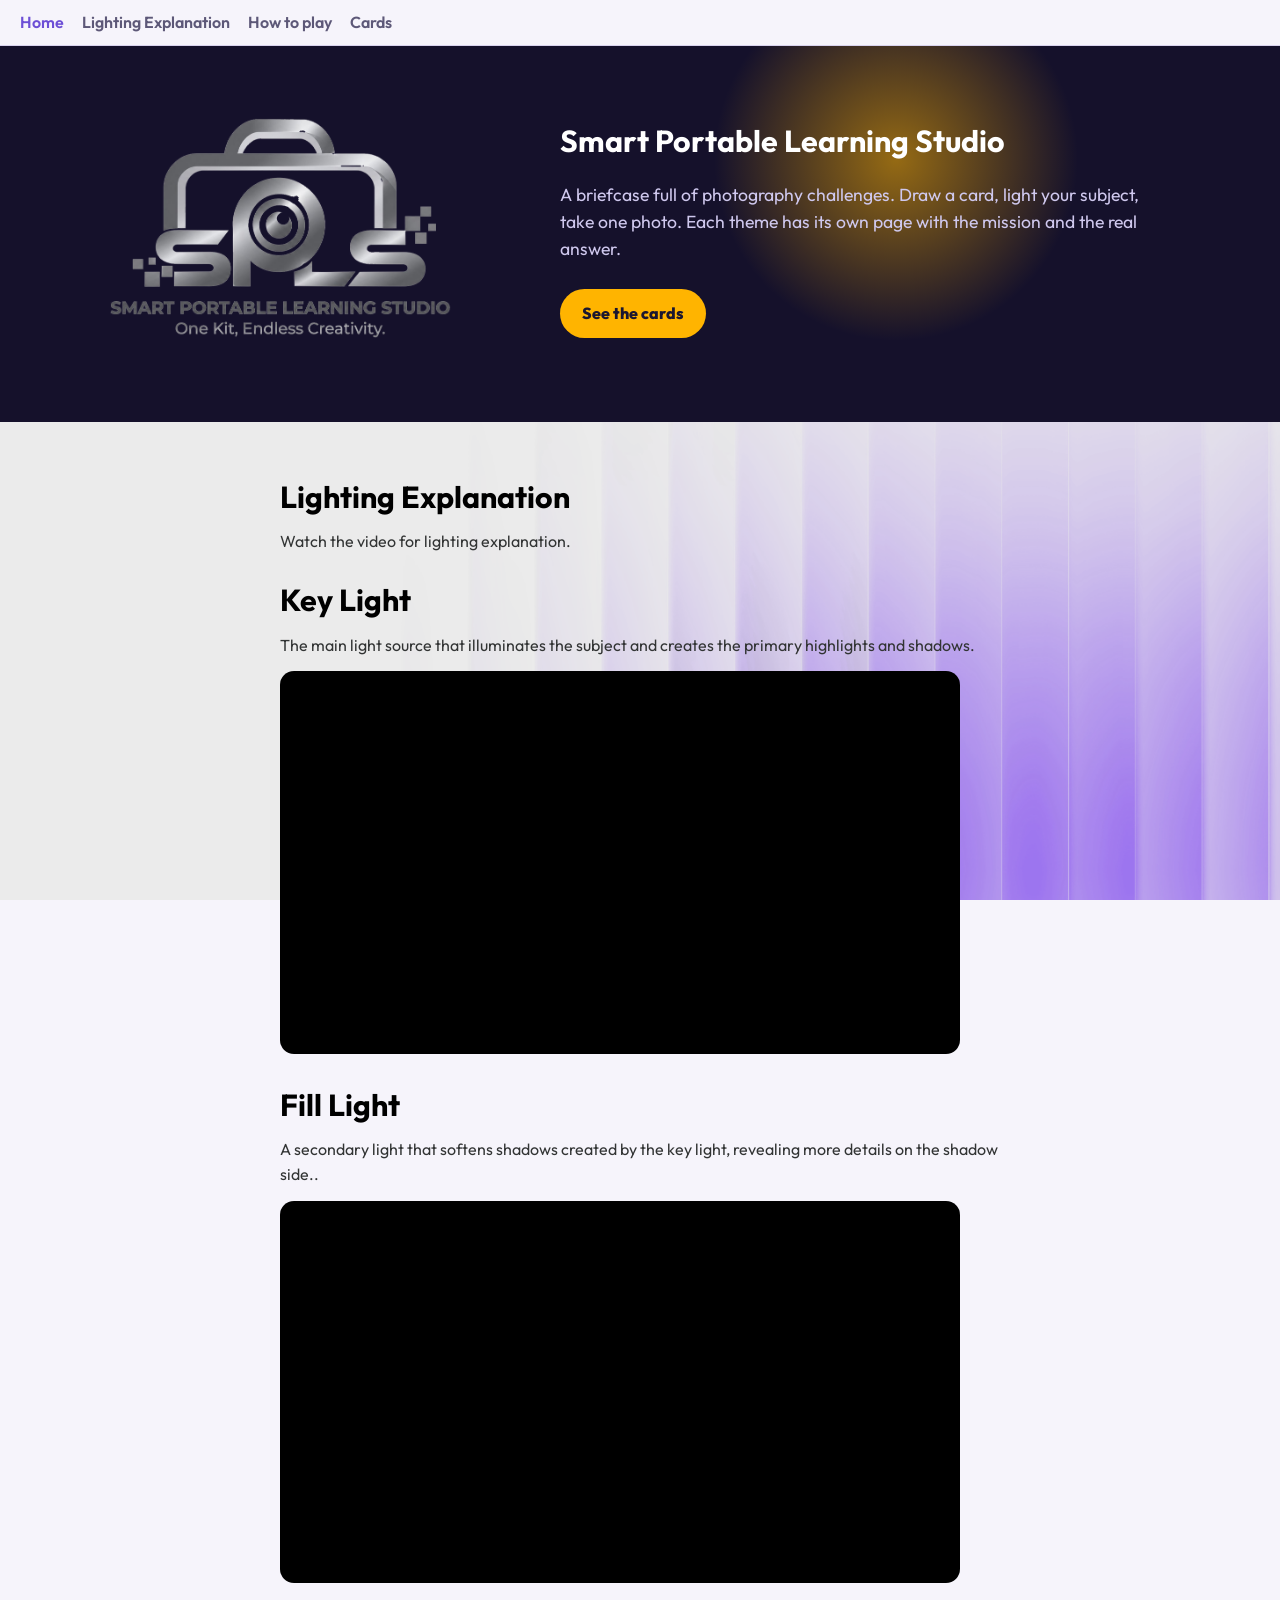
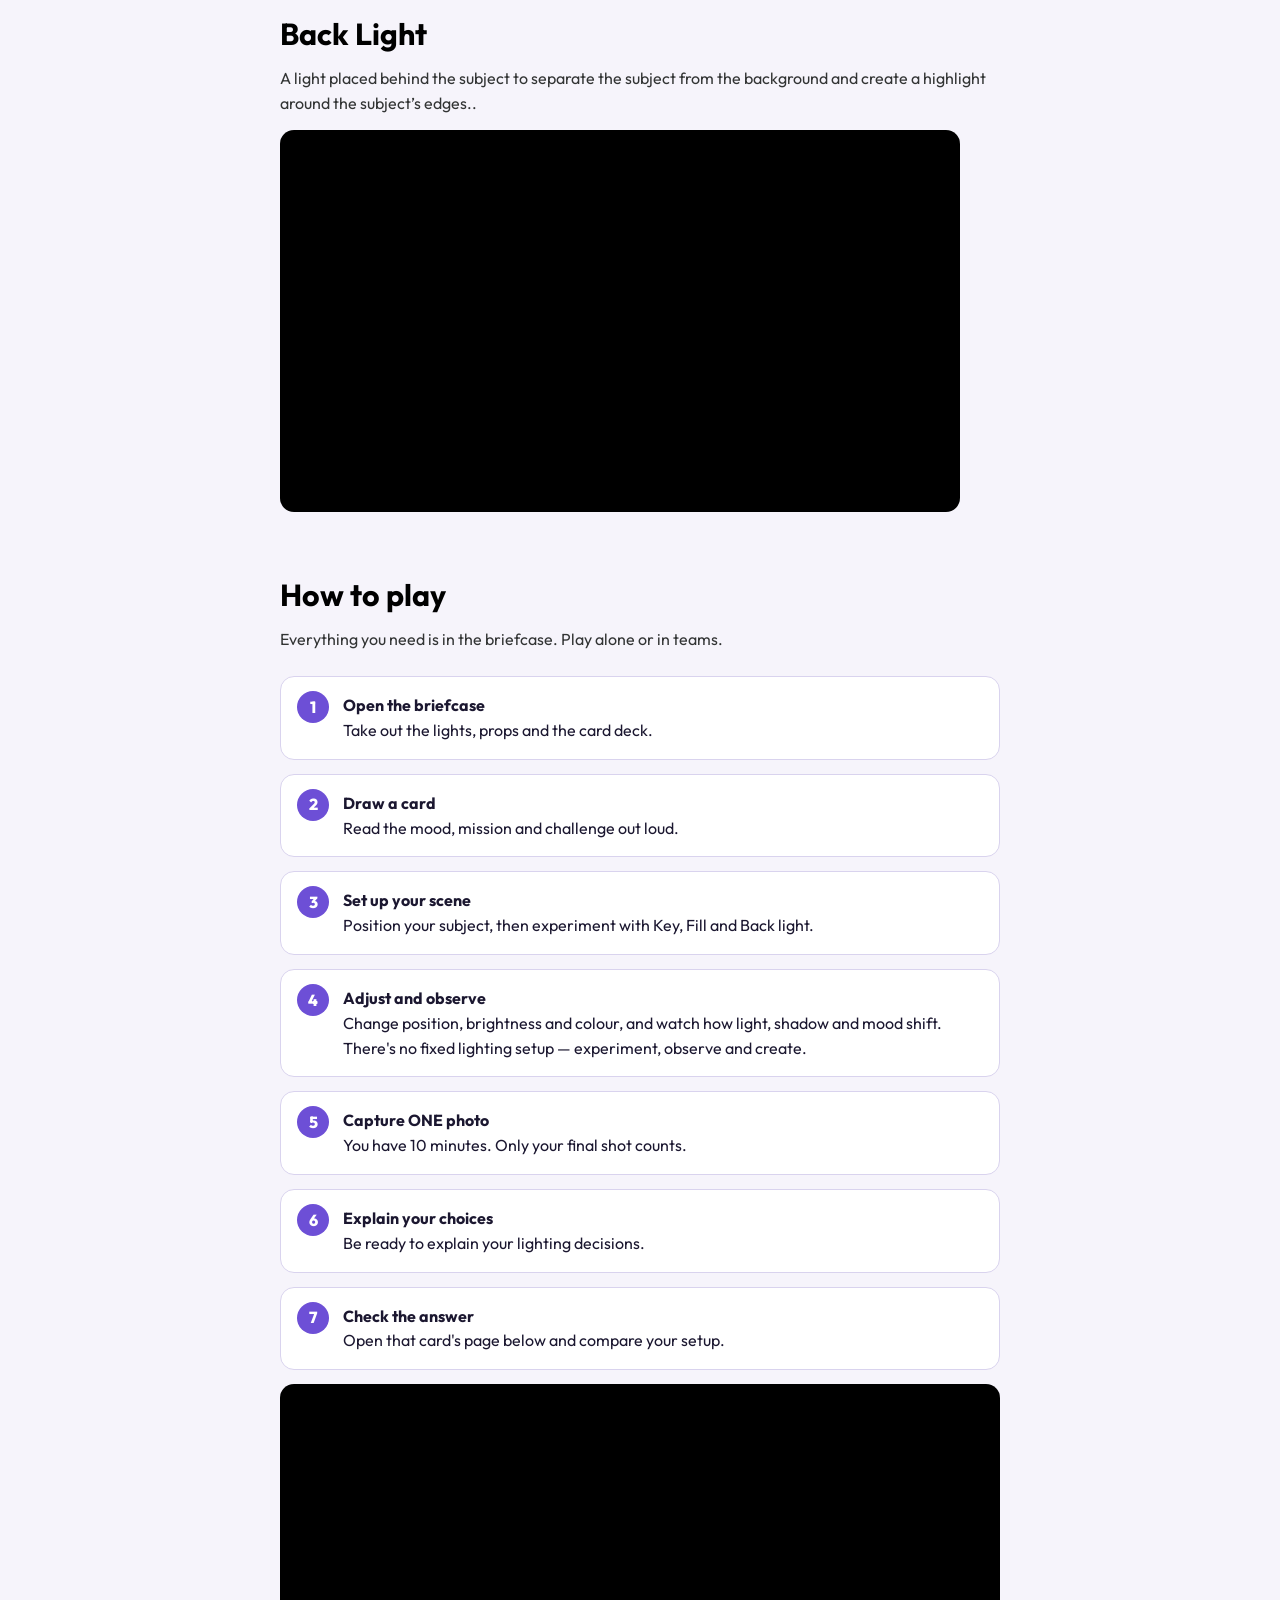
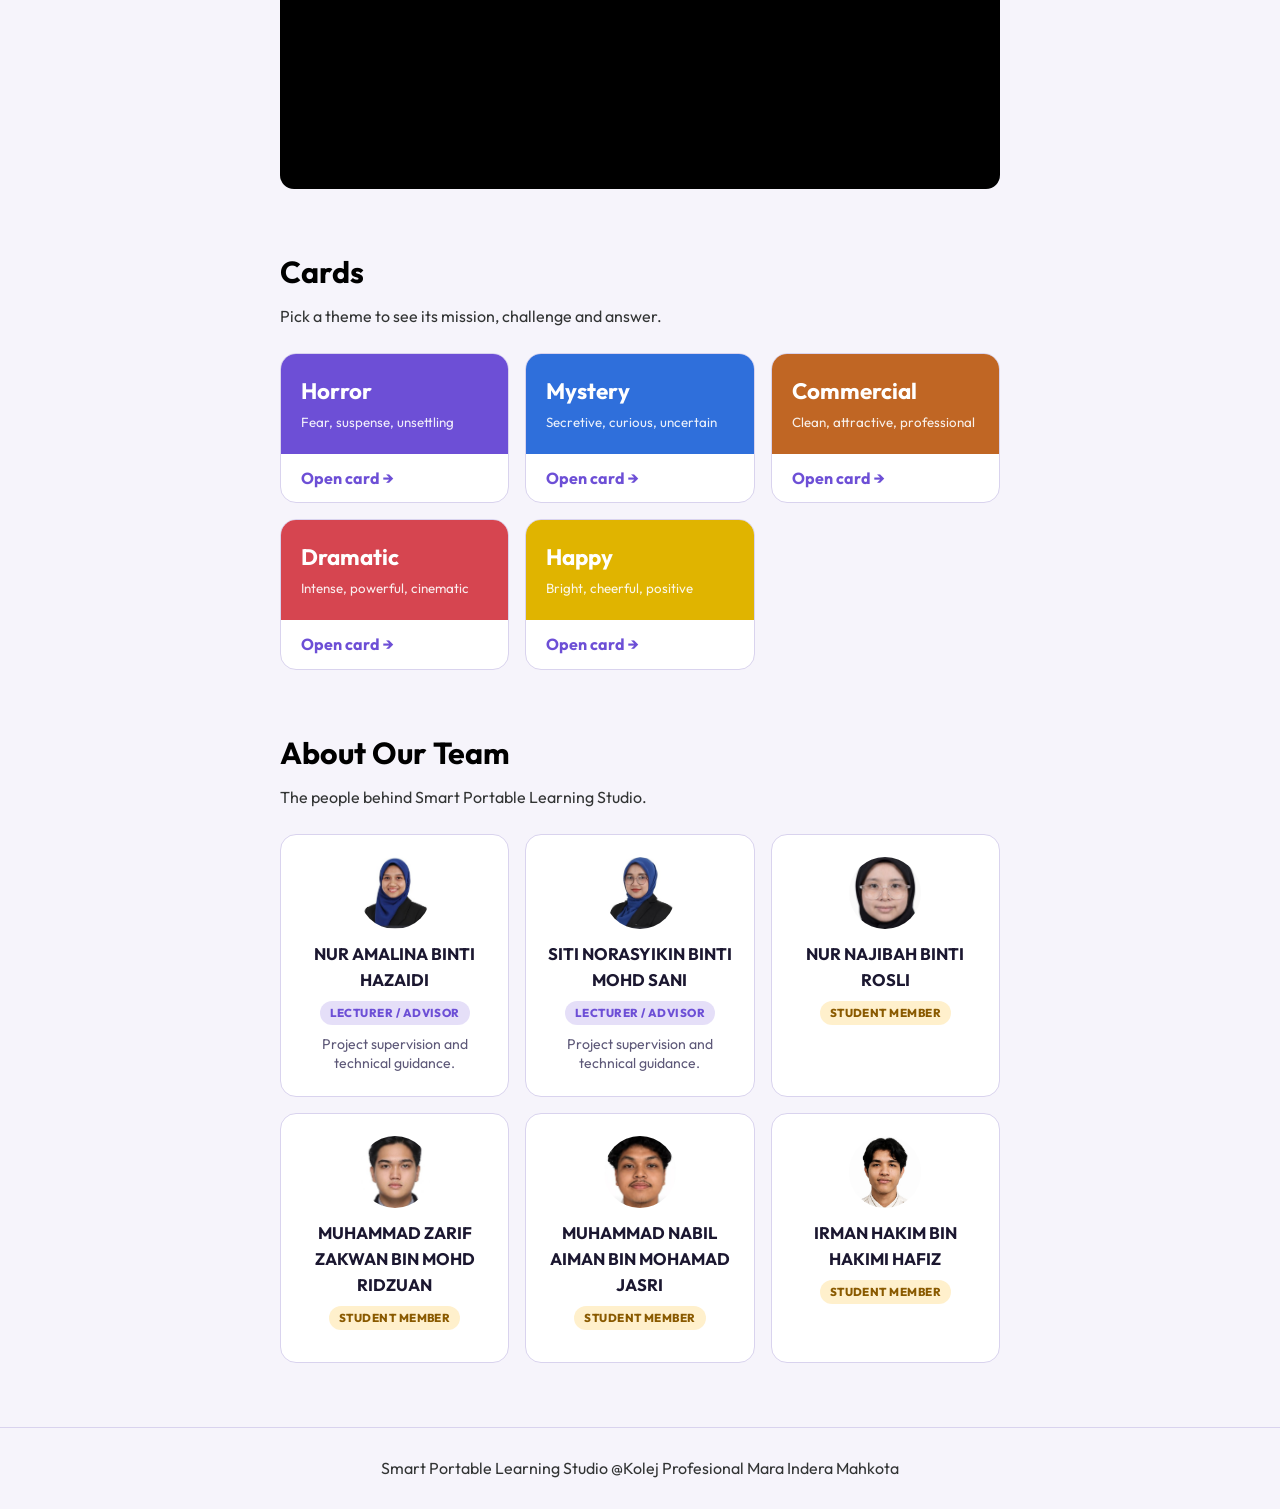
<file: index.html>
<!DOCTYPE html>
<html lang="en">
<head>
<meta charset="utf-8">
<meta name="viewport" content="width=device-width, initial-scale=1, viewport-fit=cover">
<title>Smart Portable Learning Studio</title>
<link href="https://fonts.googleapis.com/css2?family=Outfit:wght@400;600;800&display=swap" rel="stylesheet">
<link rel="stylesheet" href="style.css">
</head>
<body class="home-bg">
<nav aria-label="Sections"><a href="index.html" class="current">Home</a><a href="#tutorial">Lighting Explanation</a><a href="#play">How to play</a><a href="#cards">Cards</a></nav>

<header class="hero">
<div class="hero-inner">
<div class="hero-logo-wrap">
<img class="hero-logo" src="logo.png" alt="Smart Portable Learning Studio logo">
</div>
<div class="hero-text">
<h2>Smart Portable Learning Studio</h2>
<p>A briefcase full of photography challenges. Draw a card, light your subject, take one photo. Each theme has its own page with the mission and the real answer.</p>
<a class="btn" href="#cards">See the cards</a>
</div>
</div>
</header>

<main>
<section id="tutorial">
<h2>Lighting Explanation</h2>
<p class="lead">Watch the video for lighting explanation.</p>
<div class="light-sections">
<div class="light-section">
<h2>Key Light</h2>
<p class="light-desc">The main light source that illuminates the subject and creates the primary highlights and shadows.</p>
<div class="video-wrap">
<iframe src="https://www.youtube.com/embed/E_0u8jloFzk" title="Key Light" allowfullscreen></iframe>
</div>
</div>
<div class="light-section">
<h2>Fill Light</h2>
<p class="light-desc">A secondary light that softens shadows created by the key light, revealing more details on the shadow side..</p>
<div class="video-wrap">
<iframe src="https://www.youtube.com/embed/QAr__yN9HSo" title="Fill Light" allowfullscreen></iframe>
</div>
</div>
<div class="light-section">
<h2>Back Light</h2>
<p class="light-desc">A light placed behind the subject to separate the subject from the background and create a highlight around the subject’s edges..</p>
<div class="video-wrap">
<iframe src="https://www.youtube.com/embed/WzrZaKf4Fpc" title="Back Light" allowfullscreen></iframe>
</div>
</div>
</div>
</section>

<section id="play">
<h2>How to play</h2>
<p class="lead">Everything you need is in the briefcase. Play alone or in teams.</p>
<ol class="steps">
<li><b>Open the briefcase</b>Take out the lights, props and the card deck.</li>
<li><b>Draw a card</b>Read the mood, mission and challenge out loud.</li>
<li><b>Set up your scene</b>Position your subject, then experiment with Key, Fill and Back light.</li>
<li><b>Adjust and observe</b>Change position, brightness and colour, and watch how light, shadow and mood shift. There's no fixed lighting setup — experiment, observe and create.</li>
<li><b>Capture ONE photo</b>You have 10 minutes. Only your final shot counts.</li>
<li><b>Explain your choices</b>Be ready to explain your lighting decisions.</li>
<li><b>Check the answer</b>Open that card's page below and compare your setup.</li>
</ol>
<div class="video-wrap">
<iframe src="https://www.youtube.com/embed/0t8hLHCOxGQ" title="How to Setup" allowfullscreen></iframe>
</div>
</section>

<section id="cards">
<h2>Cards</h2>
<p class="lead">Pick a theme to see its mission, challenge and answer.</p>
<div class="grid">
<a class="tile" href="horror.html" style="--c:#6d4fd6"><header><h3>Horror</h3><small>Fear, suspense, unsettling</small></header><span class="go">Open card →</span></a>
<a class="tile" href="mystery.html" style="--c:#2f6fdb"><header><h3>Mystery</h3><small>Secretive, curious, uncertain</small></header><span class="go">Open card →</span></a>
<a class="tile" href="commercial.html" style="--c:#c06624"><header><h3>Commercial</h3><small>Clean, attractive, professional</small></header><span class="go">Open card →</span></a>
<a class="tile" href="dramatic.html" style="--c:#d64550"><header><h3>Dramatic</h3><small>Intense, powerful, cinematic</small></header><span class="go">Open card →</span></a>
<a class="tile" href="happy.html" style="--c:#e0b400"><header><h3>Happy</h3><small>Bright, cheerful, positive</small></header><span class="go">Open card →</span></a>
</div>
</section>

<section id="team">
<h2>About Our Team</h2>
<p class="lead">The people behind Smart Portable Learning Studio.</p>
<div class="team-grid">
<div class="team-card">
<img class="team-photo" src="team-lecturer1.jpg" alt="NUR AMALINA BINTI HAZAIDI">
<h4>NUR AMALINA BINTI HAZAIDI</h4>
<span class="team-role role-lecturer">Lecturer / Advisor</span>
<p>Project supervision and technical guidance.</p>
</div>
<div class="team-card">
<img class="team-photo" src="team-lecturer2.jpg" alt="SITI NORASYIKIN BINTI MOHD SANI">
<h4>SITI NORASYIKIN BINTI MOHD SANI</h4>
<span class="team-role role-lecturer">Lecturer / Advisor</span>
<p>Project supervision and technical guidance.</p>
</div>
<div class="team-card">
<img class="team-photo" src="team-student1.jpg" alt="NUR NAJIBAH BINTI ROSLI">
<h4>NUR NAJIBAH BINTI ROSLI</h4>
<span class="team-role role-student">Student Member</span>
</div>
<div class="team-card">
<img class="team-photo" src="team-student2.jpg" alt="MUHAMMAD ZARIF ZAKWAN BIN MOHD RIDZUAN">
<h4>MUHAMMAD ZARIF ZAKWAN BIN MOHD RIDZUAN</h4>
<span class="team-role role-student">Student Member</span>
</div>
<div class="team-card">
<img class="team-photo" src="team-student3.jpg" alt="MUHAMMAD NABIL AIMAN BIN MOHAMAD JASRI">
<h4>MUHAMMAD NABIL AIMAN BIN MOHAMAD JASRI</h4>
<span class="team-role role-student">Student Member</span>
</div>
<div class="team-card">
<img class="team-photo" src="team-student4.jpg" alt="IRMAN HAKIM BIN HAKIMI HAFIZ">
<h4>IRMAN HAKIM BIN HAKIMI HAFIZ</h4>
<span class="team-role role-student">Student Member</span>
</div>
</div>
</section>
</main>

<footer>Smart Portable Learning Studio @Kolej Profesional Mara Indera Mahkota</footer>
</body>
</html>
</file>
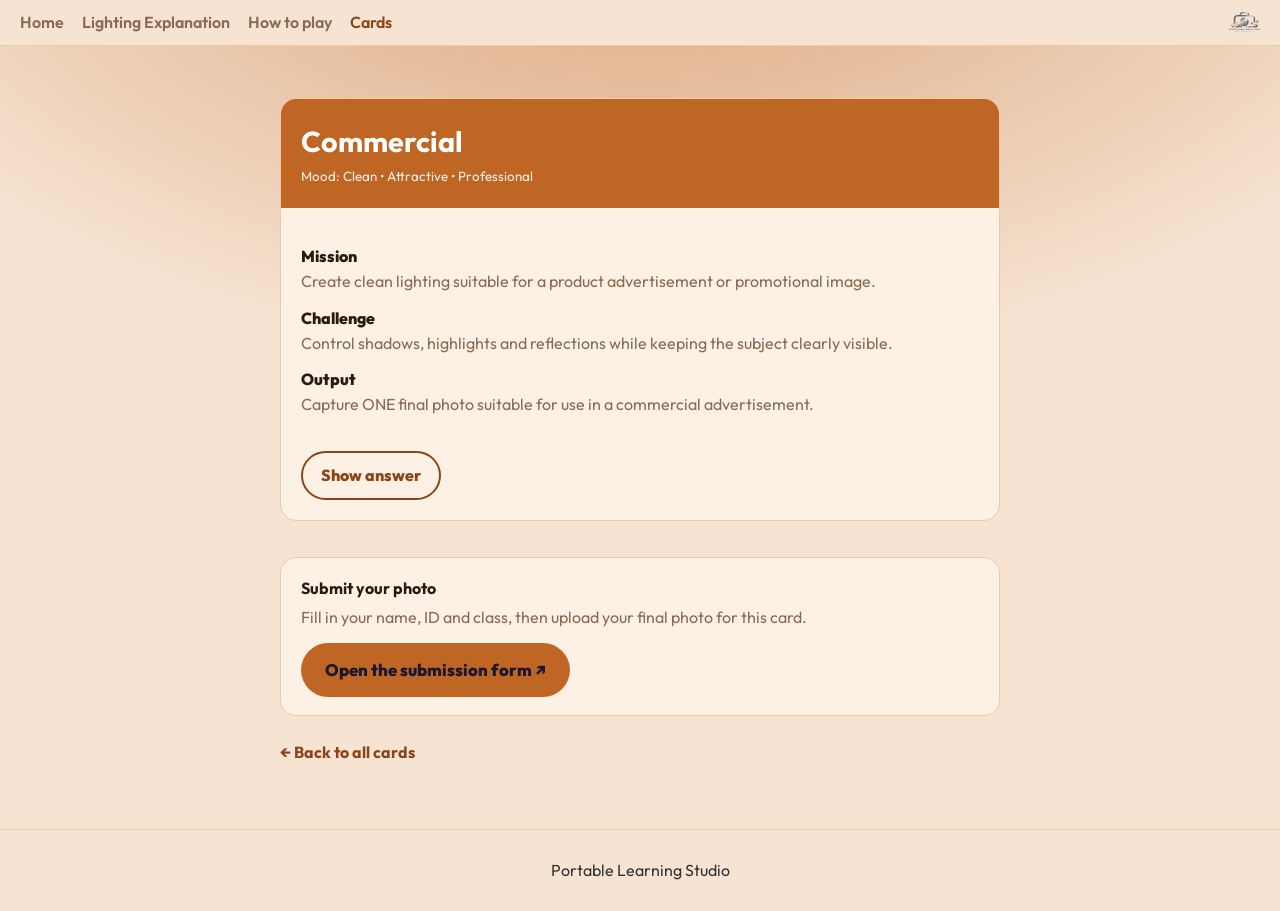
<file: commercial.html>
<!DOCTYPE html>
<html lang="en">
<head>
<meta charset="utf-8">
<meta name="viewport" content="width=device-width, initial-scale=1, viewport-fit=cover">
<title>Commercial — Portable Learning Studio</title>
<link href="https://fonts.googleapis.com/css2?family=Outfit:wght@400;600;800&display=swap" rel="stylesheet">
<link rel="stylesheet" href="style.css">
</head>
<body class="theme-commercial" style="--c:#c06624">
<div class="page-wrap">
<nav aria-label="Sections"><a href="index.html">Home</a><a href="index.html#tutorial">Lighting Explanation</a><a href="index.html#play">How to play</a><a href="index.html#cards" class="current">Cards</a><img class="nav-logo" src="logo.png" alt="Smart Portable Learning Studio logo"></nav>
<main>
<section>
<article class="gc">
<header><h3>Commercial</h3><small>Mood: Clean • Attractive • Professional</small></header>
<div class="body">
<dl>
<dt>Mission</dt><dd>Create clean lighting suitable for a product advertisement or promotional image.</dd>
<dt>Challenge</dt><dd>Control shadows, highlights and reflections while keeping the subject clearly visible.</dd>
<dt>Output</dt><dd>Capture ONE final photo suitable for use in a commercial advertisement.</dd>
</dl>
<button class="reveal" aria-expanded="false" aria-controls="a-commercial">Show answer</button>
<div class="ans" id="a-commercial" hidden>
<b>A strong commercial setup</b>
<ul>
<li>Even, soft light from the front or a 45° angle, with minimal harsh shadows.</li>
<li>A fill light or reflector to lift shadows on the opposite side.</li>
<li>Clean, neutral background so the subject stands out.</li>
<li>Watch for unwanted glare or reflections on shiny surfaces.</li>
</ul>
<div class="slider" style="--ratio:3/4; max-width:360px; margin-left:auto; margin-right:auto">
<div class="slides">
<img src="answer-commercial-1.jpg" alt="Example commercial lighting setup 1">
<img src="answer-commercial-2.jpg" alt="Example commericial lighting setup 2">
</div>
<button class="slide-btn prev" aria-label="Previous picture">‹</button>
<button class="slide-btn next" aria-label="Next picture">›</button>
<div class="dots"></div>
</div>
</div>
</div>
</article>
<div class="submit">
<h4>Submit your photo</h4>
<p>Fill in your name, ID and class, then upload your final photo for this card.</p>
<a class="form-btn" href="https://forms.gle/HwCCxJdiTN3s4n898" target="_blank" rel="noopener">Open the submission form ↗</a>
</div>
<a class="back" href="index.html#cards">← Back to all cards</a>
</section>
</main>
<footer>Portable Learning Studio</footer>
</div>
<script src="reveal.js"></script>
</body>
</html>
</file>
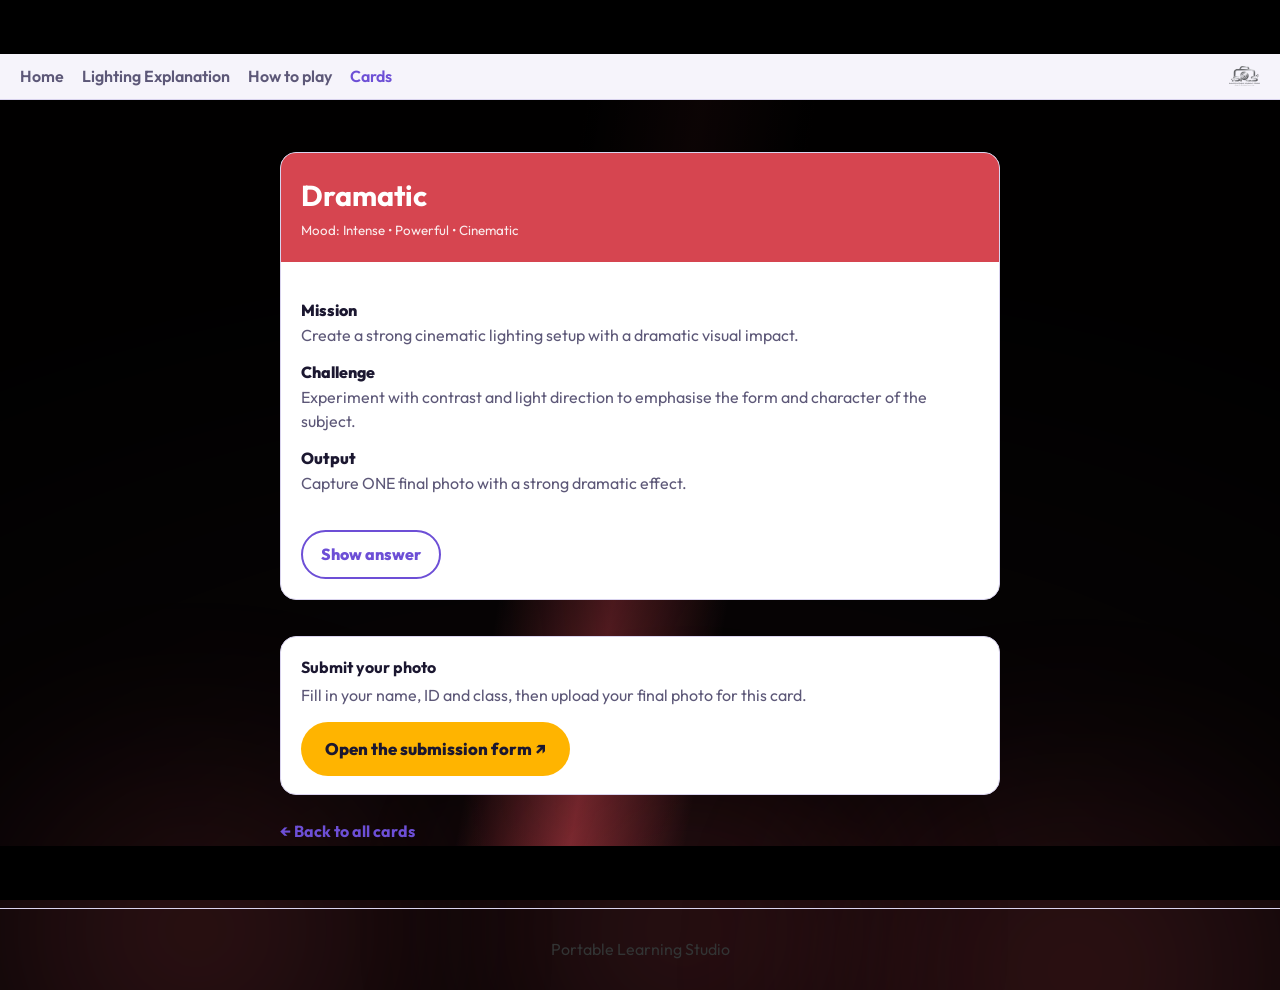
<file: dramatic.html>
<!DOCTYPE html>
<html lang="en">
<head>
<meta charset="utf-8">
<meta name="viewport" content="width=device-width, initial-scale=1, viewport-fit=cover">
<title>Dramatic — Portable Learning Studio</title>
<link href="https://fonts.googleapis.com/css2?family=Outfit:wght@400;600;800&display=swap" rel="stylesheet">
<link rel="stylesheet" href="style.css">
</head>
<body class="theme-dramatic" style="--c:#d64550">
<div class="cine-bar top"></div>
<div class="cine-bar bottom"></div>
<div class="fog-rise fog-rise1"></div>
<div class="fog-rise fog-rise2"></div>
<div class="fog-rise fog-rise3"></div>
<div class="page-wrap">
<nav aria-label="Sections"><a href="index.html">Home</a><a href="index.html#tutorial">Lighting Explanation</a><a href="index.html#play">How to play</a><a href="index.html#cards" class="current">Cards</a><img class="nav-logo" src="logo.png" alt="Smart Portable Learning Studio logo"></nav>
<main>
<section>
<article class="gc">
<header><h3>Dramatic</h3><small>Mood: Intense • Powerful • Cinematic</small></header>
<div class="body">
<dl>
<dt>Mission</dt><dd>Create a strong cinematic lighting setup with a dramatic visual impact.</dd>
<dt>Challenge</dt><dd>Experiment with contrast and light direction to emphasise the form and character of the subject.</dd>
<dt>Output</dt><dd>Capture ONE final photo with a strong dramatic effect.</dd>
</dl>
<button class="reveal" aria-expanded="false" aria-controls="a-dramatic">Show answer</button>
<div class="ans" id="a-dramatic" hidden>
<b>A strong dramatic setup</b>
<ul>
<li>One dominant hard light source from the side (side or Rembrandt lighting).</li>
<li>High contrast between the lit side and the shadow side.</li>
<li>Little to no fill light, so shadows stay deep.</li>
<li>Angle the light to sculpt the subject's shape and texture.</li>
</ul>
<div class="slider" style="--ratio:3/4; max-width:360px; margin-left:auto; margin-right:auto">
<div class="slides">
<img src="answer-dramatic-1.jpg" alt="Example dramatic lighting setup 1">
<img src="answer-dramatic-2.jpg" alt="Example dramatic lighting setup 2">
</div>
<button class="slide-btn prev" aria-label="Previous picture">‹</button>
<button class="slide-btn next" aria-label="Next picture">›</button>
<div class="dots"></div>
</div>

</div>
</div>
</article>
<div class="submit">
<h4>Submit your photo</h4>
<p>Fill in your name, ID and class, then upload your final photo for this card.</p>
<a class="form-btn" href="https://forms.gle/HwCCxJdiTN3s4n898" target="_blank" rel="noopener">Open the submission form ↗</a>
</div>
<a class="back" href="index.html#cards">← Back to all cards</a>
</section>
</main>
<footer>Portable Learning Studio</footer>
</div>
<script src="reveal.js"></script>
</body>
</html>
</file>
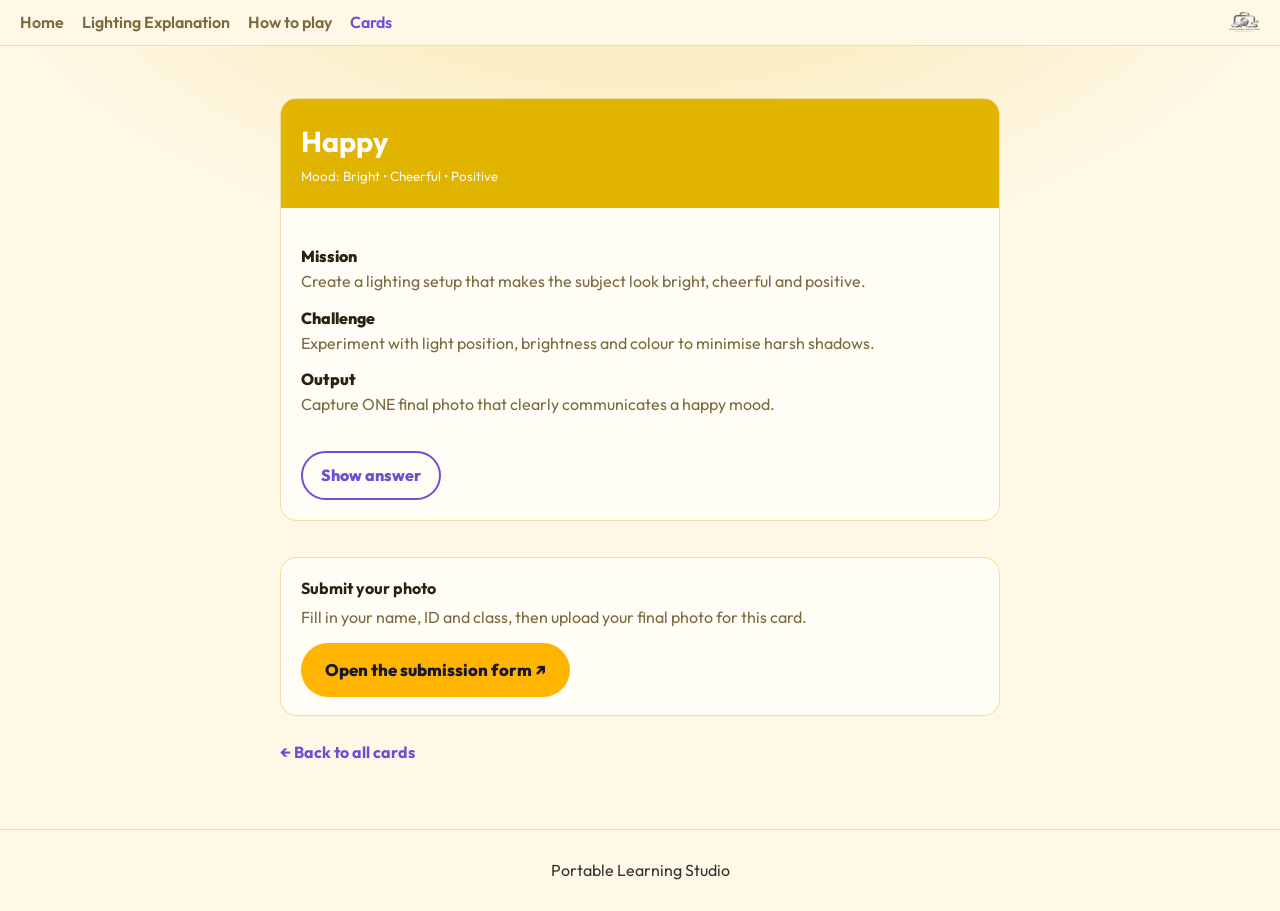
<file: happy.html>
<!DOCTYPE html>
<html lang="en">
<head>
<meta charset="utf-8">
<meta name="viewport" content="width=device-width, initial-scale=1, viewport-fit=cover">
<title>Happy — Portable Learning Studio</title>
<link href="https://fonts.googleapis.com/css2?family=Outfit:wght@400;600;800&display=swap" rel="stylesheet">
<link rel="stylesheet" href="style.css">
</head>
<body class="theme-happy" style="--c:#e0b400">
<div class="bokeh bokeh1"></div>
<div class="bokeh bokeh2"></div>
<div class="bokeh bokeh3"></div>
<div class="bokeh bokeh4"></div>
<div class="page-wrap">
<nav aria-label="Sections"><a href="index.html">Home</a><a href="index.html#tutorial">Lighting Explanation</a><a href="index.html#play">How to play</a><a href="index.html#cards" class="current">Cards</a><img class="nav-logo" src="logo.png" alt="Smart Portable Learning Studio logo"></nav>
<main>
<section>
<article class="gc">
<header><h3>Happy</h3><small>Mood: Bright • Cheerful • Positive</small></header>
<div class="body">
<dl>
<dt>Mission</dt><dd>Create a lighting setup that makes the subject look bright, cheerful and positive.</dd>
<dt>Challenge</dt><dd>Experiment with light position, brightness and colour to minimise harsh shadows.</dd>
<dt>Output</dt><dd>Capture ONE final photo that clearly communicates a happy mood.</dd>
</dl>
<button class="reveal" aria-expanded="false" aria-controls="a-happy">Show answer</button>
<div class="ans" id="a-happy" hidden>
<b>A strong happy setup</b>
<ul>
<li>Bright, even, front-facing light with soft shadows.</li>
<li>A fill light or reflector so no side is left dark.</li>
<li>Warm colour tones, such as soft yellow or natural white.</li>
<li>Higher overall brightness with low contrast.</li>
</ul>
<div class="slider" style="--ratio:3/4; max-width:360px; margin-left:auto; margin-right:auto">
<div class="slides">
<img src="answer-happy-1.jpg" alt="Example happy lighting setup 1">
</div>
<button class="slide-btn prev" aria-label="Previous picture">‹</button>
<button class="slide-btn next" aria-label="Next picture">›</button>
<div class="dots"></div>
</div>
<div class="slider" style="--ratio:3/4; max-width:360px; margin-left:auto; margin-right:auto">
</div>
</div>
</article>
<div class="submit">
<h4>Submit your photo</h4>
<p>Fill in your name, ID and class, then upload your final photo for this card.</p>
<a class="form-btn" href="https://forms.gle/HwCCxJdiTN3s4n898" target="_blank" rel="noopener">Open the submission form ↗</a>
</div>
<a class="back" href="index.html#cards">← Back to all cards</a>
</section>
</main>
<footer>Portable Learning Studio</footer>
</div>
<script src="reveal.js"></script>
</body>
</html>
</file>
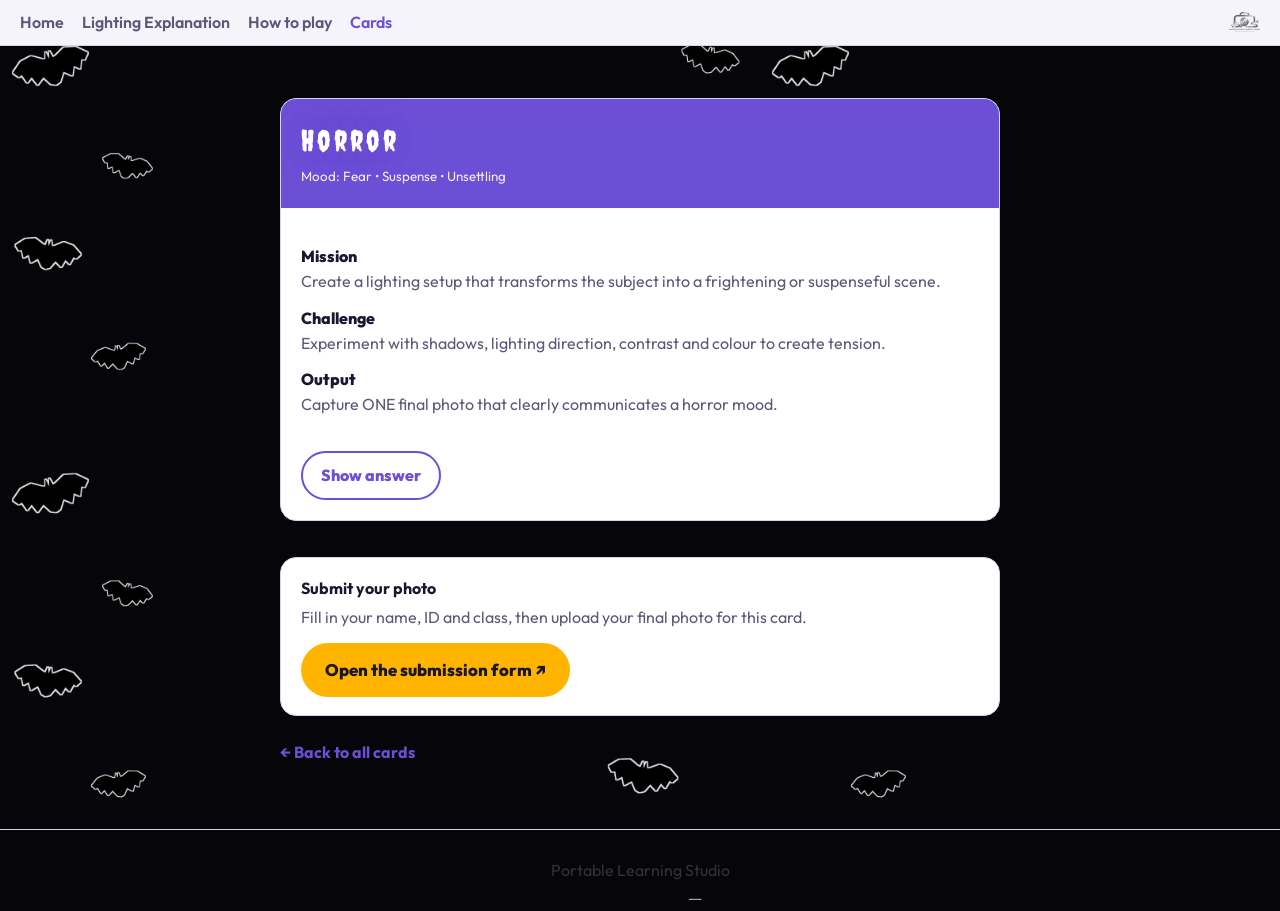
<file: horror.html>
<!DOCTYPE html>
<html lang="en">
<head>
<meta charset="utf-8">
<meta name="viewport" content="width=device-width, initial-scale=1, viewport-fit=cover">
<title>Horror — Portable Learning Studio</title>
<link href="https://fonts.googleapis.com/css2?family=Outfit:wght@400;600;800&family=Creepster&display=swap" rel="stylesheet">
<link rel="stylesheet" href="style.css">
</head>
<body class="theme-horror" style="--c:#6d4fd6">
<div class="bg-image"></div>
<div class="page-wrap">
<nav aria-label="Sections"><a href="index.html">Home</a><a href="index.html#tutorial">Lighting Explanation</a><a href="index.html#play">How to play</a><a href="index.html#cards" class="current">Cards</a><img class="nav-logo" src="logo.png" alt="Smart Portable Learning Studio logo"></nav>
<main>
<section>
<article class="gc">
<header><h3 class="horror-title">Horror</h3><small>Mood: Fear • Suspense • Unsettling</small></header>
<div class="body">
<dl>
<dt>Mission</dt><dd>Create a lighting setup that transforms the subject into a frightening or suspenseful scene.</dd>
<dt>Challenge</dt><dd>Experiment with shadows, lighting direction, contrast and colour to create tension.</dd>
<dt>Output</dt><dd>Capture ONE final photo that clearly communicates a horror mood.</dd>
</dl>
<button class="reveal" aria-expanded="false" aria-controls="a-horror">Show answer</button>
<div class="ans" id="a-horror" hidden>
<b>A strong horror setup</b>
<ul>
<li>Light from below or from one hard side, never from the front.</li>
<li>Hard, dark shadows across the face or subject.</li>
<li>High contrast, with most of the frame left in darkness.</li>
<li>A cool or tinted colour such as green, blue or purple.</li>
</ul>
<div class="slider">
<div class="slides">
<img src="answer-horror-1.jpg" alt="Example horror lighting setup 1">
</div>
<button class="slide-btn prev" aria-label="Previous picture">‹</button>
<button class="slide-btn next" aria-label="Next picture">›</button>
<div class="dots"></div>
</div>
</div>
</div>
</article>
<div class="submit">
<h4>Submit your photo</h4>
<p>Fill in your name, ID and class, then upload your final photo for this card.</p>
<a class="form-btn" href="https://forms.gle/HwCCxJdiTN3s4n898" target="_blank" rel="noopener">Open the submission form ↗</a>
</div>
<a class="back" href="index.html#cards">← Back to all cards</a>
</section>
</main>
<footer>Portable Learning Studio</footer>
</div>
<script src="reveal.js"></script>
</body>
</html>
</file>
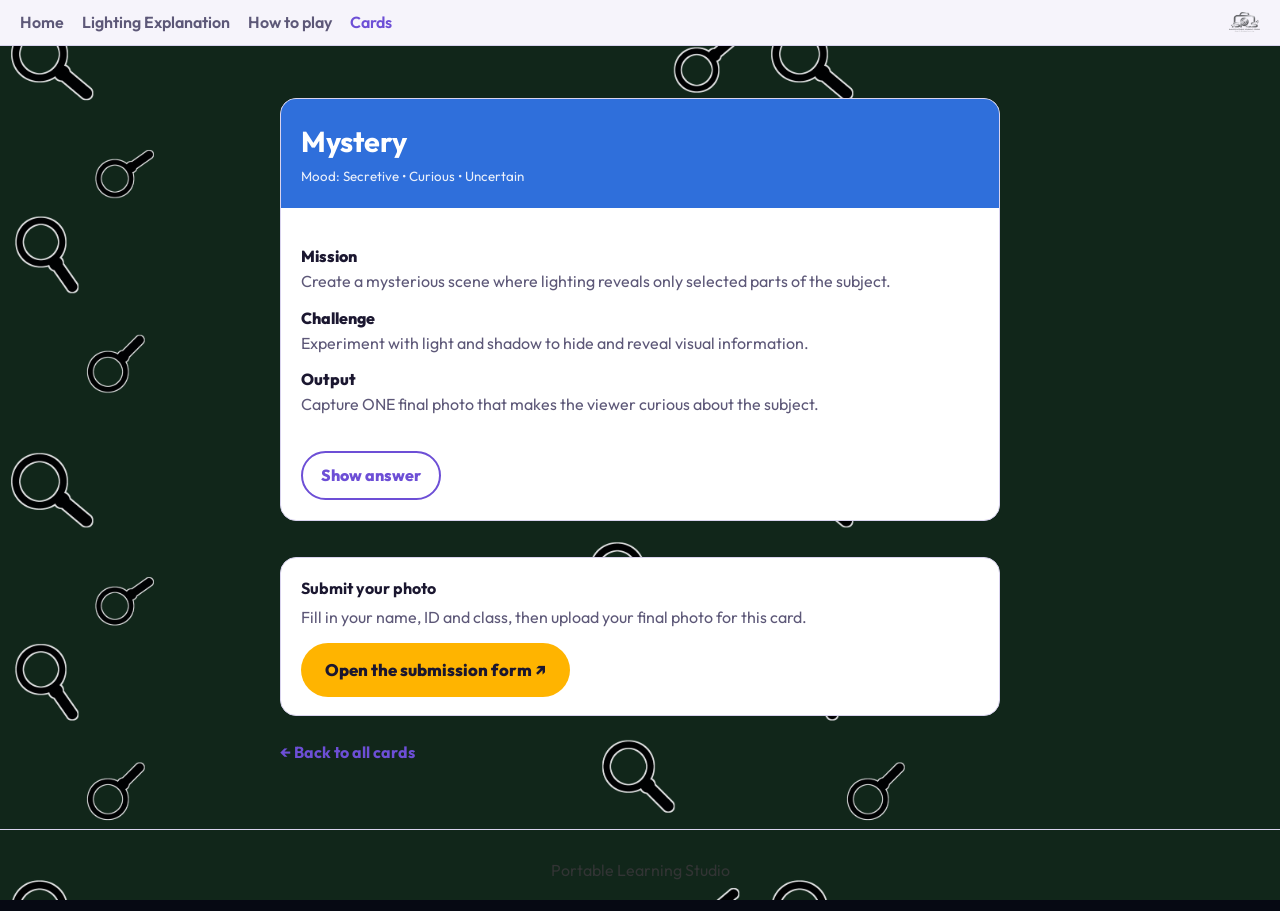
<file: mystery.html>
<!DOCTYPE html>
<html lang="en">
<head>
<meta charset="utf-8">
<meta name="viewport" content="width=device-width, initial-scale=1, viewport-fit=cover">
<title>Mystery — Portable Learning Studio</title>
<link href="https://fonts.googleapis.com/css2?family=Outfit:wght@400;600;800&display=swap" rel="stylesheet">
<link rel="stylesheet" href="style.css">
</head>
<body class="theme-mystery" style="--c:#2f6fdb">
<div class="bg-image"></div>
<div class="page-wrap">
<nav aria-label="Sections"><a href="index.html">Home</a><a href="index.html#tutorial">Lighting Explanation</a><a href="index.html#play">How to play</a><a href="index.html#cards" class="current">Cards</a><img class="nav-logo" src="logo.png" alt="Smart Portable Learning Studio logo"></nav>
<main>
<section>
<article class="gc">
<header><h3>Mystery</h3><small>Mood: Secretive • Curious • Uncertain</small></header>
<div class="body">
<dl>
<dt>Mission</dt><dd>Create a mysterious scene where lighting reveals only selected parts of the subject.</dd>
<dt>Challenge</dt><dd>Experiment with light and shadow to hide and reveal visual information.</dd>
<dt>Output</dt><dd>Capture ONE final photo that makes the viewer curious about the subject.</dd>
</dl>
<button class="reveal" aria-expanded="false" aria-controls="a-mystery">Show answer</button>
<div class="ans" id="a-mystery" hidden>
<b>A strong mystery setup</b>
<ul>
<li>One narrow, controlled light source, such as a snoot or a slit of light.</li>
<li>Most of the subject left in shadow, with only a small part lit.</li>
<li>Side or top-down light rather than a full, even light.</li>
<li>Keep colour restrained; let the shape of the light do the work.</li>
</ul>
<div class="slider" style="--ratio:3/4; max-width:360px; margin-left:auto; margin-right:auto">
<div class="slides">
<img src="answer-mystery-1.jpg" alt="Example mystery lighting setup 1">
<img src="answer-mystery-2.jpg" alt="Example mystery lighting setup 2">
</div>
<button class="slide-btn prev" aria-label="Previous picture">‹</button>
<button class="slide-btn next" aria-label="Next picture">›</button>
<div class="dots"></div>
</div>
<div class="slider" style="--ratio:3/4; max-width:360px; margin-left:auto; margin-right:auto">
</div>
</div>
</article>
<div class="submit">
<h4>Submit your photo</h4>
<p>Fill in your name, ID and class, then upload your final photo for this card.</p>
<a class="form-btn" href="https://forms.gle/HwCCxJdiTN3s4n898" target="_blank" rel="noopener">Open the submission form ↗</a>
</div>
<a class="back" href="index.html#cards">← Back to all cards</a>
</section>
</main>
<footer>Portable Learning Studio</footer>
</div>
<script src="reveal.js"></script>
</body>
</html>
</file>
<file: style.css>
:root{--bg:#f6f4fb;--ink:#1b1730;--mute:#5d5878;--card:#fff;--line:#d9d3ee;--violet:#6d4fd6;--lamp:#ffb400;--dark:#15112b;
box-sizing:border-box;padding-top:env(safe-area-inset-top,0px);padding-bottom:env(safe-area-inset-bottom,0px)}
@media (prefers-color-scheme:dark){:root:not([data-theme="light"]){--bg:#110e22;--ink:#efeaff;--mute:#a9a2c8;--card:#1b1732;--line:#342d58;--violet:#9a82f5}}
:root[data-theme="dark"]{--bg:#110e22;--ink:#efeaff;--mute:#a9a2c8;--card:#1b1732;--line:#342d58;--violet:#9a82f5}
*{box-sizing:border-box}
html{scroll-behavior:smooth;scroll-padding-top:64px}
body{margin:0;background:var(--bg);color:var(--ink);font-family:Outfit,system-ui,sans-serif;line-height:1.55}
body.home-bg{background-image:url('bg-home.png');background-size:cover;background-position:center;background-repeat:no-repeat;background-attachment:fixed}
body.page-theme{background:
  radial-gradient(1100px 560px at 50% -180px, color-mix(in srgb, var(--c) 22%, transparent), transparent 70%),
  var(--bg)}
.page-wrap{position:relative;z-index:1}

.bg-image{position:fixed;inset:0;z-index:-3;background-repeat:repeat;background-size:760px auto;opacity:1;pointer-events:none}

/* Horror theme: fog, grain, vignette, flicker, glow */
body.theme-horror{background:#07060a}
body.theme-horror .bg-image{background-image:url('bg-horror.png')}
body.theme-horror::before{content:"";position:fixed;inset:0;z-index:0;pointer-events:none;
  background:rgba(7,6,10,.12);
  animation:flicker 6s infinite}
@keyframes flicker{
  0%,100%{opacity:1}
  4%{opacity:.35}5%{opacity:1}6%{opacity:.55}7%{opacity:1}
  41%{opacity:.3}42%{opacity:.85}43%{opacity:.45}44%{opacity:1}
  71%{opacity:.5}72%{opacity:1}
}
body.theme-horror .horror-title{animation:titleFlicker 6s infinite}
@keyframes titleFlicker{
  0%,100%{opacity:1}
  4%{opacity:.5}5%{opacity:1}6%{opacity:.65}7%{opacity:1}
  41%{opacity:.4}42%{opacity:1}43%{opacity:.6}44%{opacity:1}
  71%{opacity:.65}72%{opacity:1}
}
@media (prefers-reduced-motion:reduce){body.theme-horror::before,body.theme-horror .horror-title{animation:none}}
.fog{position:fixed;z-index:-1;pointer-events:none;border-radius:50%;filter:blur(60px);opacity:.3;
  background:radial-gradient(circle, color-mix(in srgb, var(--c) 60%, transparent), transparent 70%)}
.fog1{width:460px;height:280px;top:8%;left:-12%;animation:drift1 32s ease-in-out infinite alternate}
.fog2{width:560px;height:240px;bottom:4%;right:-16%;animation:drift2 38s ease-in-out infinite alternate}
@keyframes drift1{from{transform:translateX(0)}to{transform:translateX(110px)}}
@keyframes drift2{from{transform:translateX(0)}to{transform:translateX(-130px)}}
@media (prefers-reduced-motion:reduce){.fog{animation:none}}
.horror-title{font-family:'Creepster',system-ui;letter-spacing:3px;font-weight:400 !important;
  text-shadow:0 0 14px color-mix(in srgb, var(--c) 75%, transparent),0 0 32px color-mix(in srgb, var(--c) 40%, transparent)}
body.theme-horror .gc{animation:pulseGlow 5s ease-in-out infinite}
@keyframes pulseGlow{
  0%,100%{box-shadow:0 0 0 1px color-mix(in srgb, var(--c) 40%, transparent),0 0 30px -10px color-mix(in srgb, var(--c) 55%, transparent)}
  50%{box-shadow:0 0 0 1px color-mix(in srgb, var(--c) 55%, transparent),0 0 55px -6px color-mix(in srgb, var(--c) 65%, transparent)}
}
@media (prefers-reduced-motion:reduce){body.theme-horror .gc{animation:none}}

/* Mystery theme: drifting spotlight, grain, vignette */
body.theme-mystery{background:#060913}
body.theme-mystery .bg-image{background-image:url('bg-mystery.png')}
body.theme-mystery::before{content:"";position:fixed;inset:0;z-index:0;pointer-events:none;
  background:rgba(6,9,19,.12)}

/* Commercial theme: clean, light, minimal shine sweep */
body.theme-commercial{--bg:#f6e3d2;--ink:#2b1a0e;--mute:#8a6a52;--card:#fdf1e6;--line:#edc9a4;--violet:#8a4618;--lamp:#c06624;
  background:radial-gradient(1200px 700px at 50% -150px, color-mix(in srgb, var(--c) 55%, transparent), transparent 75%), var(--bg)}
body.theme-commercial .gc{position:relative;overflow:hidden}
body.theme-commercial .gc::after{content:"";position:absolute;top:0;left:-150%;width:55%;height:100%;z-index:1;
  background:linear-gradient(100deg, transparent, color-mix(in srgb, var(--c) 65%, black 25%), transparent);
  animation:shine 7s ease-in-out infinite}
@keyframes shine{0%{left:-150%}35%{left:150%}100%{left:150%}}
@media (prefers-reduced-motion:reduce){body.theme-commercial .gc::after{animation:none;display:none}}

/* Dramatic theme: hard beam, cinematic bars, strong pulse */
body.theme-dramatic{background:#0a0607}
body.theme-dramatic::before{content:"";position:fixed;inset:0;z-index:0;pointer-events:none;
  background:
    radial-gradient(1300px 800px at 50% 115%, transparent 20%, rgba(0,0,0,.9) 100%),
    linear-gradient(100deg, transparent 42%, color-mix(in srgb, var(--c) 55%, transparent) 50%, transparent 58%)}
.fog-rise{position:fixed;z-index:-1;pointer-events:none;border-radius:50%;filter:blur(80px);opacity:.4;
  background:radial-gradient(circle, color-mix(in srgb, var(--c) 55%, transparent), transparent 70%)}
.fog-rise1{width:700px;height:420px;left:-12%;bottom:-240px;animation:riseUp 20s linear infinite}
.fog-rise2{width:820px;height:460px;right:-16%;bottom:-300px;animation:riseUp 26s linear infinite 7s}
.fog-rise3{width:600px;height:380px;left:30%;bottom:-220px;animation:riseUp 23s linear infinite 13s}
@keyframes riseUp{0%{transform:translateY(0);opacity:0}15%{opacity:.5}85%{opacity:.5}100%{transform:translateY(-130vh);opacity:0}}
@media (prefers-reduced-motion:reduce){.fog-rise{display:none}}
.cine-bar{position:fixed;left:0;right:0;height:6vh;background:#000;z-index:2;pointer-events:none}
.cine-bar.top{top:0}.cine-bar.bottom{bottom:0}
body.theme-dramatic .page-wrap{padding-top:6vh}
body.theme-dramatic nav{top:6vh}
body.theme-dramatic .gc{animation:dramaticGlow 4s ease-in-out infinite}
@keyframes dramaticGlow{
  0%,100%{box-shadow:0 0 0 1px color-mix(in srgb, var(--c) 45%, transparent),0 0 30px -8px color-mix(in srgb, var(--c) 60%, transparent)}
  50%{box-shadow:0 0 0 1px color-mix(in srgb, var(--c) 65%, transparent),0 0 60px -4px color-mix(in srgb, var(--c) 75%, transparent)}
}
@media (prefers-reduced-motion:reduce){body.theme-dramatic .gc{animation:none}}

/* Happy theme: bright, floating light dots */
body.theme-happy{--bg:#fff8e6;--ink:#2a2110;--mute:#7a6b3f;--card:#fffdf5;--line:#f0dfa0;
  background:radial-gradient(1000px 600px at 50% -150px, color-mix(in srgb, var(--c) 30%, transparent), transparent 70%), var(--bg)}
.bokeh{position:fixed;z-index:0;pointer-events:none;border-radius:50%;filter:blur(2px);opacity:.5;
  background:radial-gradient(circle, color-mix(in srgb, var(--c) 55%, transparent), transparent 70%)}
.bokeh1{width:60px;height:60px;left:12%;bottom:-80px;animation:floatUp 14s linear infinite}
.bokeh2{width:40px;height:40px;left:40%;bottom:-80px;animation:floatUp 18s linear infinite 3s}
.bokeh3{width:50px;height:50px;left:70%;bottom:-80px;animation:floatUp 16s linear infinite 6s}
.bokeh4{width:30px;height:30px;left:85%;bottom:-80px;animation:floatUp 12s linear infinite 1.5s}
@keyframes floatUp{0%{transform:translateY(0);opacity:0}10%{opacity:.6}90%{opacity:.6}100%{transform:translateY(-110vh);opacity:0}}
body.theme-happy .gc{animation:happyGlow 5s ease-in-out infinite}
@keyframes happyGlow{
  0%,100%{box-shadow:0 0 0 1px color-mix(in srgb, var(--c) 40%, transparent),0 0 24px -8px color-mix(in srgb, var(--c) 55%, transparent)}
  50%{box-shadow:0 0 0 1px color-mix(in srgb, var(--c) 55%, transparent),0 0 40px -4px color-mix(in srgb, var(--c) 65%, transparent)}
}
@media (prefers-reduced-motion:reduce){.bokeh{display:none}body.theme-happy .gc{animation:none}}
nav{position:sticky;top:env(safe-area-inset-top,0px);z-index:5;display:flex;align-items:center;gap:18px;padding:10px 20px;background:var(--bg);border-bottom:1px solid var(--line);overflow-x:auto;white-space:nowrap}
.nav-logo{height:20px;width:auto;margin-left:auto;flex:0 0 auto}
nav a{color:var(--mute);text-decoration:none;font-weight:600}
nav a.current,nav a:hover,nav a:focus-visible{color:var(--violet)}
a:focus-visible,button:focus-visible{outline:3px solid var(--lamp);outline-offset:2px}
.hero{position:relative;background:var(--dark);color:#fff;padding:72px 20px 84px;overflow:hidden;--x:70%;--y:30%}
.hero::before{content:"";position:absolute;inset:0;background:radial-gradient(circle 260px at var(--x) var(--y),rgba(255,180,0,.55),rgba(255,180,0,0) 70%);pointer-events:none}
.hero>div{position:relative;max-width:760px;margin:auto}
.hero>.hero-inner{max-width:1060px;display:grid;grid-template-columns:410px minmax(0,1fr);gap:40px;align-items:stretch}
.hero-logo-wrap{position:relative}
.hero-logo{position:absolute;inset:0;width:100%;height:100%;object-fit:contain;object-position:left center}
.hero-text h2{margin:0 0 16px}
@media (max-width:900px){.hero>.hero-inner{grid-template-columns:1fr;gap:20px}.hero-logo-wrap{height:150px}}
.hero h1{font-size:clamp(2.2rem,8vw,4rem);line-height:1;margin:0 0 16px;font-weight:800}
.hero p{max-width:34em;color:#cfc8ee;font-size:1.1rem;margin:0 0 26px}
.btn{display:inline-block;background:var(--lamp);color:#1b1730;font-weight:800;padding:12px 22px;border-radius:999px;text-decoration:none}
main{max-width:760px;margin:auto;padding:0 20px}
section{padding:52px 0 8px}
h2{font-size:1.9rem;margin:0 0 8px}
main h2{color:#000}
.lead{color:#323434;margin:0 0 24px}
ol.steps{list-style:none;counter-reset:s;padding:0;margin:0;display:grid;gap:14px}
ol.steps li{counter-increment:s;position:relative;background:var(--card);border:1px solid var(--line);border-radius:14px;padding:16px 18px 16px 62px}
ol.steps li::before{content:counter(s);position:absolute;left:16px;top:14px;width:32px;height:32px;border-radius:50%;background:var(--violet);color:#fff;display:grid;place-items:center;font-weight:800}
ol.steps b{display:block}
.tips{display:grid;gap:12px;grid-template-columns:repeat(auto-fit,minmax(210px,1fr))}
.tip{border-left:4px solid var(--lamp);background:var(--card);padding:12px 16px;border-radius:0 12px 12px 0}
.tip b{display:block}
.light-sections{display:flex;flex-direction:column;gap:28px}
.light-section h3{margin:0 0 10px;font-size:1.2rem;color:#000}
.light-desc{margin:0 0 12px;color:#323434}
.light-section .video-wrap{max-width:680px}
.grid{display:grid;gap:16px;grid-template-columns:repeat(auto-fit,minmax(220px,1fr))}
.team-grid{display:grid;gap:16px;grid-template-columns:repeat(auto-fit,minmax(200px,1fr))}
.team-card{background:var(--card);border:1px solid var(--line);border-radius:16px;padding:22px 18px;text-align:center}
.team-photo{display:block;width:72px;height:72px;border-radius:50%;object-fit:cover;background:var(--violet);margin:0 auto 12px}
.team-card h4{margin:0 0 6px;font-size:1.05rem}
.team-role{display:inline-block;font-size:.72rem;font-weight:800;letter-spacing:.04em;text-transform:uppercase;padding:3px 10px;border-radius:999px;margin-bottom:10px}
.role-lecturer{background:color-mix(in srgb, var(--violet) 18%, transparent);color:var(--violet)}
.role-student{background:color-mix(in srgb, var(--lamp) 20%, transparent);color:#8a5a00}
.team-card p{margin:0;color:var(--mute);font-size:.88rem;line-height:1.4}
.tile{display:block;text-decoration:none;color:inherit;border-radius:16px;overflow:hidden;border:1px solid var(--line);background:var(--card)}
.tile header{padding:20px;color:#fff;background:var(--c,#6d4fd6)}
.tile h3{margin:0;font-size:1.4rem}
.tile header small{opacity:.9}
.tile .go{display:block;padding:12px 20px;font-weight:700;color:var(--violet)}
.gc{border-radius:16px;overflow:hidden;border:1px solid var(--line);background:var(--card)}
.gc header{padding:20px;color:#fff;background:var(--c,#6d4fd6)}
.gc h3{margin:0;font-size:1.8rem}
.gc header small{opacity:.9}
.gc .body{padding:20px}
.gc dt{font-weight:800;margin-top:12px}
.gc dd{margin:0;color:var(--mute)}
.reveal{margin-top:18px;font:inherit;font-weight:800;background:none;color:var(--violet);border:2px solid var(--violet);border-radius:999px;padding:10px 18px;cursor:pointer}
.reveal[aria-expanded="true"]{background:var(--violet);color:#fff}
.ans{margin-top:14px;padding:14px 16px;border-radius:12px;background:var(--bg);border:1px dashed var(--line)}
.ans ul{margin:6px 0 0;padding-left:20px}
.back{display:inline-block;margin:24px 0 0;color:var(--violet);font-weight:700;text-decoration:none}
.video-wrap{position:relative;width:100%;aspect-ratio:16/9;border-radius:14px;overflow:hidden;background:#000;margin-top:14px}
.video-wrap iframe{position:absolute;inset:0;width:100%;height:100%;border:0}
.answer-img{display:block;width:100%;height:auto;aspect-ratio:var(--ratio,16/9);object-fit:var(--fit,cover);border-radius:14px;margin-top:14px;background:var(--line)}
.slider{position:relative;margin-top:14px;border-radius:14px;overflow:hidden;background:var(--line)}
.slides{display:flex;overflow-x:auto;scroll-snap-type:x mandatory;scrollbar-width:none}
.slides::-webkit-scrollbar{display:none}
.slides img{flex:0 0 100%;width:100%;aspect-ratio:var(--ratio,16/9);object-fit:var(--fit,cover);scroll-snap-align:center;display:block}
.slide-btn{position:absolute;top:50%;transform:translateY(-50%);width:38px;height:38px;border-radius:50%;border:0;background:rgba(0,0,0,.55);color:#fff;font-size:1.4rem;line-height:1;cursor:pointer}
.slide-btn.prev{left:10px}
.slide-btn.next{right:10px}
.dots{position:absolute;left:0;right:0;bottom:10px;display:flex;justify-content:center;gap:8px}
.dot{width:9px;height:9px;border-radius:50%;border:0;padding:0;background:rgba(255,255,255,.55);box-shadow:0 0 0 1px rgba(0,0,0,.35);cursor:pointer}
.dot.active{background:#fff}
.submit{margin-top:36px;padding:18px 20px;border-radius:16px;border:1px solid var(--line);background:var(--card)}
.submit h4{margin:0 0 4px}
.submit p{color:var(--mute);margin:0 0 14px}
.form-btn{display:inline-flex;align-items:center;gap:8px;background:var(--lamp);color:#1b1730;font-weight:800;padding:14px 24px;border-radius:999px;text-decoration:none;font-size:1.05rem}
.form-btn:hover{filter:brightness(1.05)}
footer{margin-top:56px;padding:28px 20px;text-align:center;color:#323434;border-top:1px solid var(--line)}
@media (prefers-reduced-motion:reduce){html{scroll-behavior:auto}}
</file>
